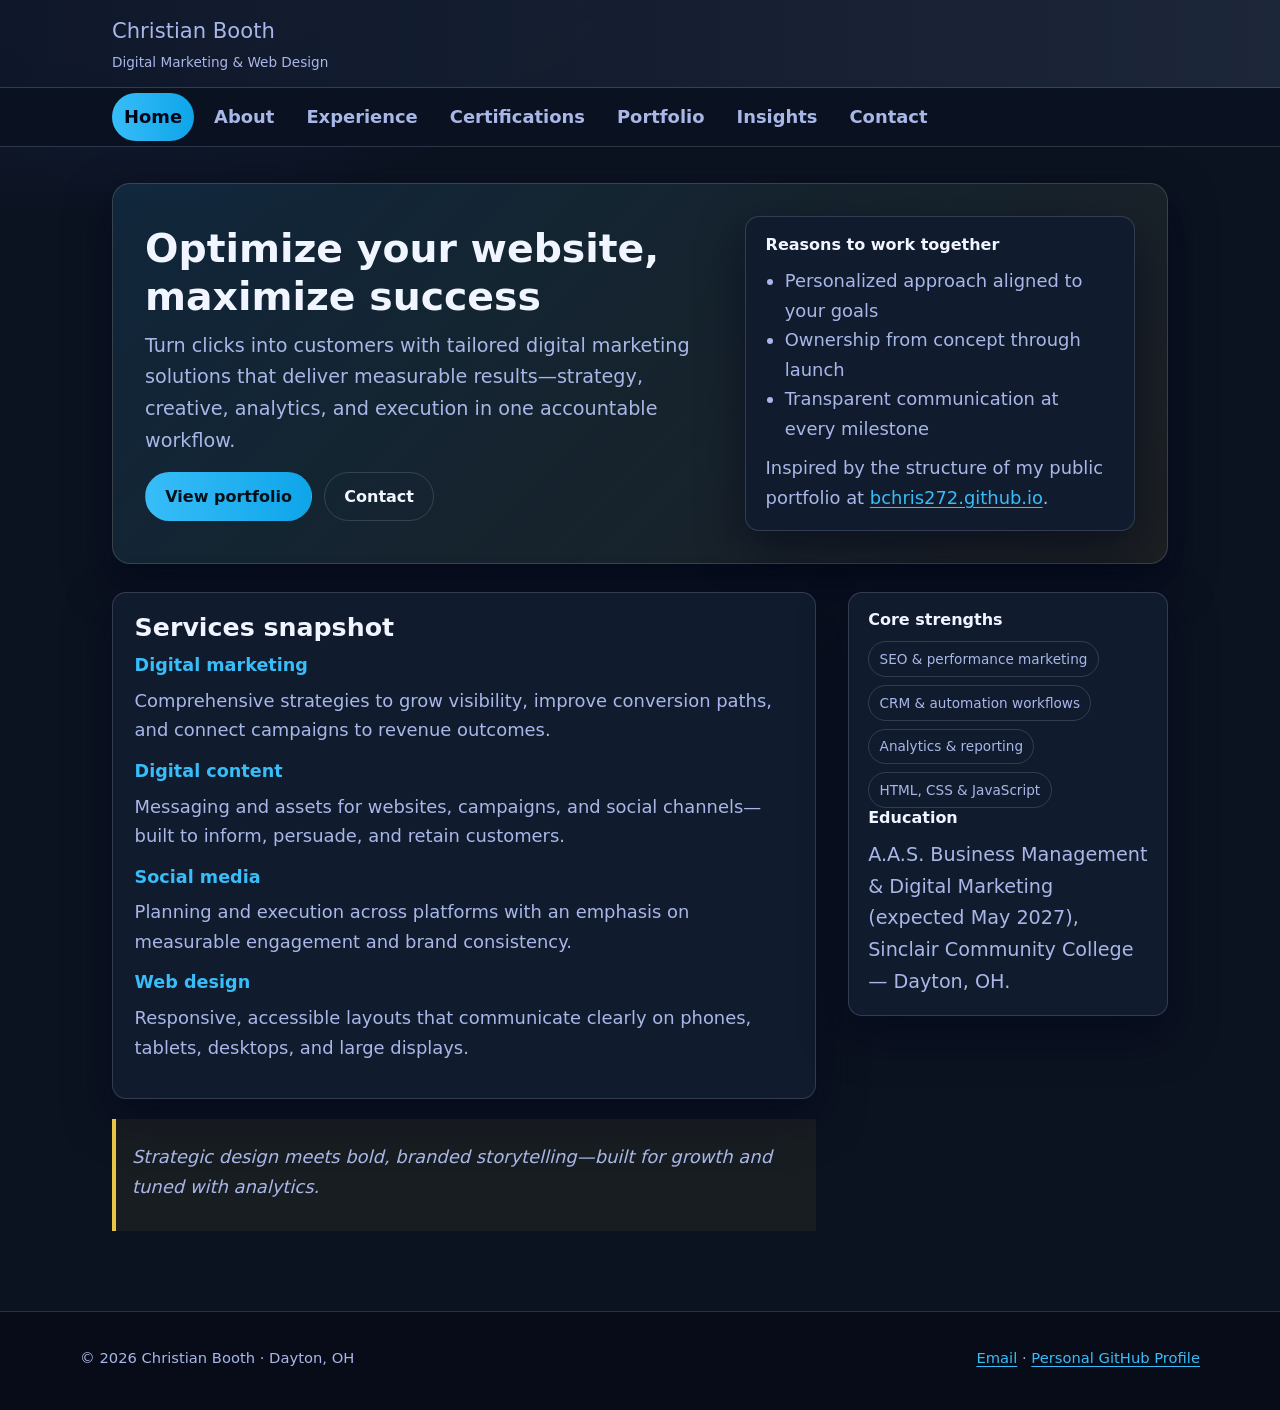
<file: index.html>
<!DOCTYPE html>
<html lang="en">
  <head>
    <meta charset="utf-8" />
    <meta name="viewport" content="width=device-width, initial-scale=1" />
    <meta
      name="description"
      content="Christian Booth — digital marketing, web design, and analytics for growing brands in Dayton, OH and beyond."
    />
    <meta
      name="keywords"
      content="Christian Booth, digital marketing, web design, SEO, analytics, Dayton Ohio, portfolio"
    />
    <title>Christian Booth — Digital Marketing &amp; Web Design</title>
    <link rel="stylesheet" href="css/styles.css" />
    <link rel="stylesheet" href="css/print.css" media="print" />
    <script src="js/main.js" defer></script>
  </head>
  <body>
    <a class="skip-link" href="#main-content">Skip to main content</a>
    <header class="site-header">
      <div class="header-inner">
        <div class="brand">
          <p class="brand-name">Christian Booth</p>
          <p class="brand-tag">Digital Marketing &amp; Web Design</p>
        </div>
        <button
          class="nav-toggle"
          type="button"
          aria-expanded="false"
          aria-controls="primary-navigation"
        >
          <span class="sr-only">Open menu</span>
          <span class="bar" aria-hidden="true"></span>
        </button>
      </div>
    </header>
    <nav id="primary-navigation" class="site-nav" aria-label="Primary">
      <div class="nav-inner">
        <ul class="nav-list">
          <li><a href="index.html" aria-current="page">Home</a></li>
          <li><a href="about.html">About</a></li>
          <li><a href="experience.html">Experience</a></li>
          <li><a href="certifications.html">Certifications</a></li>
          <li><a href="portfolio.html">Portfolio</a></li>
          <li><a href="insights.html">Insights</a></li>
          <li><a href="contact.html">Contact</a></li>
        </ul>
      </div>
    </nav>
    <main id="main-content" class="site-main">
      <section class="hero" aria-labelledby="hero-heading">
        <div class="hero-grid hero-split">
          <div>
            <h1 id="hero-heading">Optimize your website, maximize success</h1>
            <p class="lede">
              Turn clicks into customers with tailored digital marketing solutions that
              deliver measurable results—strategy, creative, analytics, and execution in
              one accountable workflow.
            </p>
            <div class="btn-row">
              <a class="btn btn-primary" href="portfolio.html">View portfolio</a>
              <a class="btn btn-ghost" href="contact.html">Contact</a>
            </div>
          </div>
          <aside class="layout-sidebar" aria-label="Highlights">
            <h2>Reasons to work together</h2>
            <ul class="icon-list">
              <li>Personalized approach aligned to your goals</li>
              <li>Ownership from concept through launch</li>
              <li>Transparent communication at every milestone</li>
            </ul>
            <p style="margin-bottom: 0">
              Inspired by the structure of my public portfolio at
              <a href="https://bchris272.github.io/">bchris272.github.io</a>.
            </p>
          </aside>
        </div>
      </section>

      <div class="layout-two-col">
        <div>
          <article class="card">
            <h2>Services snapshot</h2>
            <section aria-labelledby="dm-heading">
              <h3 id="dm-heading">Digital marketing</h3>
              <p>
                Comprehensive strategies to grow visibility, improve conversion paths, and
                connect campaigns to revenue outcomes.
              </p>
            </section>
            <section aria-labelledby="content-heading">
              <h3 id="content-heading">Digital content</h3>
              <p>
                Messaging and assets for websites, campaigns, and social channels—built to
                inform, persuade, and retain customers.
              </p>
            </section>
            <section aria-labelledby="sm-heading">
              <h3 id="sm-heading">Social media</h3>
              <p>
                Planning and execution across platforms with an emphasis on measurable
                engagement and brand consistency.
              </p>
            </section>
            <section aria-labelledby="web-heading">
              <h3 id="web-heading">Web design</h3>
              <p>
                Responsive, accessible layouts that communicate clearly on phones, tablets,
                desktops, and large displays.
              </p>
            </section>
          </article>
          <blockquote cite="https://bchris272.github.io/">
            <p>
              Strategic design meets bold, branded storytelling—built for growth and tuned
              with analytics.
            </p>
          </blockquote>
        </div>
        <aside class="layout-sidebar" aria-label="Focus areas">
          <h2>Core strengths</h2>
          <ul class="badge-list">
            <li>SEO &amp; performance marketing</li>
            <li>CRM &amp; automation workflows</li>
            <li>Analytics &amp; reporting</li>
            <li>HTML, CSS &amp; JavaScript</li>
          </ul>
          <h2>Education</h2>
          <p class="lede" style="margin: 0">
            A.A.S. Business Management &amp; Digital Marketing (expected May 2027),
            Sinclair Community College — Dayton, OH.
          </p>
        </aside>
      </div>
    </main>
    <footer class="site-footer">
      <div class="footer-inner">
        <p>© <span id="y"></span> Christian Booth · Dayton, OH</p>
        <p>
          <a href="mailto:Christianbooth7512@gmail.com">Email</a>
          ·
          <a href="https://github.com/Bchris272">Personal GitHub Profile</a>
        </p>
      </div>
    </footer>
    <script>
      document.getElementById("y").textContent = new Date().getFullYear();
    </script>
  </body>
</html>
</file>
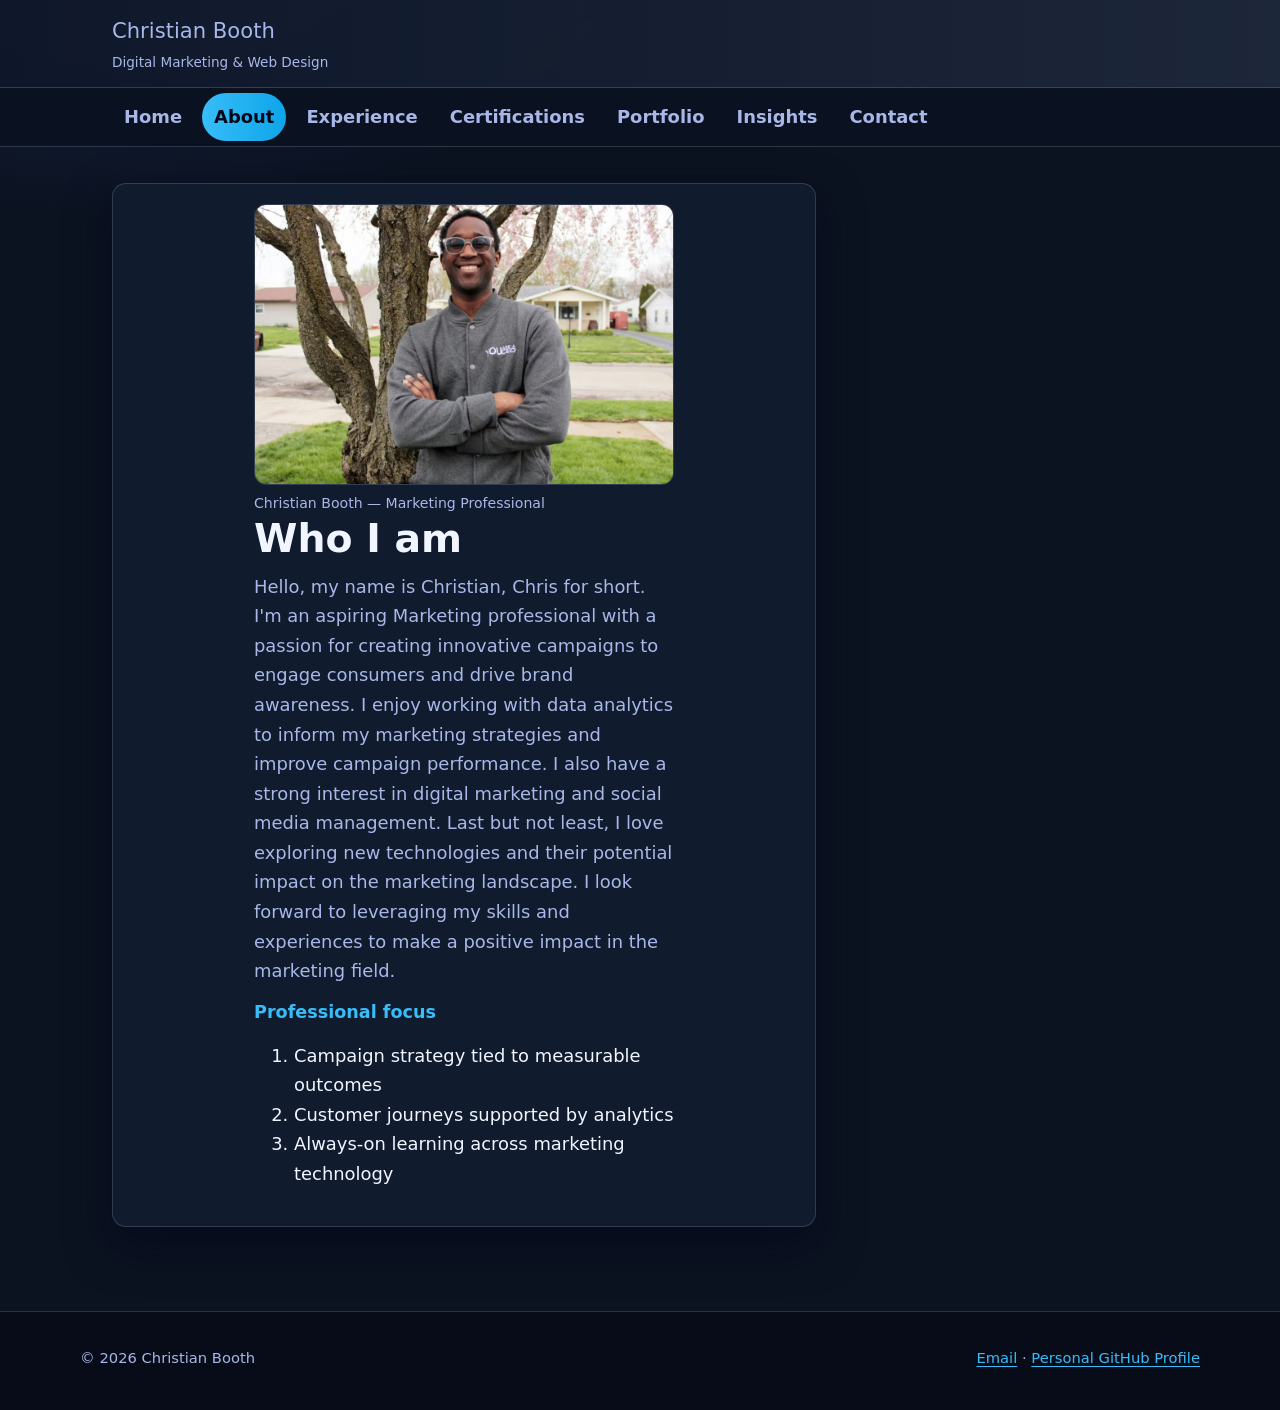
<file: about.html>
<!DOCTYPE html>
<html lang="en">
  <head>
    <meta charset="utf-8" />
    <meta name="viewport" content="width=device-width, initial-scale=1" />
    <meta
      name="description"
      content="About Christian Booth — marketing professional focused on data-informed campaigns, digital channels, and emerging technology."
    />
    <meta
      name="keywords"
      content="Christian Booth about, marketing student, Sinclair College, analytics, social media"
    />
    <title>About — Christian Booth</title>
    <link rel="stylesheet" href="css/styles.css" />
    <link rel="stylesheet" href="css/print.css" media="print" />
    <script src="js/main.js" defer></script>
  </head>
  <body>
    <a class="skip-link" href="#main-content">Skip to main content</a>
    <header class="site-header">
      <div class="header-inner">
        <div class="brand">
          <p class="brand-name">Christian Booth</p>
          <p class="brand-tag">Digital Marketing &amp; Web Design</p>
        </div>
        <button
          class="nav-toggle"
          type="button"
          aria-expanded="false"
          aria-controls="primary-navigation"
        >
          <span class="sr-only">Open menu</span>
          <span class="bar" aria-hidden="true"></span>
        </button>
      </div>
    </header>
    <nav id="primary-navigation" class="site-nav" aria-label="Primary">
      <div class="nav-inner">
        <ul class="nav-list">
          <li><a href="index.html">Home</a></li>
          <li><a href="about.html" aria-current="page">About</a></li>
          <li><a href="experience.html">Experience</a></li>
          <li><a href="certifications.html">Certifications</a></li>
          <li><a href="portfolio.html">Portfolio</a></li>
          <li><a href="insights.html">Insights</a></li>
          <li><a href="contact.html">Contact</a></li>
        </ul>
      </div>
    </nav>
    <main id="main-content" class="site-main">
      <div class="layout-two-col">
        <article class="card">
          <figure class="about-photo">
              <img
                src="images/christian-booth.png"
                width="640"
                height="800"
                alt="Christian smiling outdoors in a grey jacket with a small You Are A CEO logo on the chest"
              />
              <figcaption>Christian Booth — Marketing Professional</figcaption>
          <h1>Who I am</h1>
          <p>
            Hello, my name is Christian, Chris for short. I'm an aspiring Marketing
            professional with a passion for creating innovative campaigns to engage consumers
            and drive brand awareness. I enjoy working with data analytics to inform my
            marketing strategies and improve campaign performance. I also have a strong
            interest in digital marketing and social media management. Last but not least, I
            love exploring new technologies and their potential impact on the marketing
            landscape. I look forward to leveraging my skills and experiences to make a
            positive impact in the marketing field.
          </p>
          <section aria-labelledby="goals-heading">
            <h3 id="goals-heading">Professional focus</h3>
            <ol>
              <li>Campaign strategy tied to measurable outcomes</li>
              <li>Customer journeys supported by analytics</li>
              <li>Always-on learning across marketing technology</li>
            </ol>
          </section>
        </article>
      </div>
    </main>
    <footer class="site-footer">
      <div class="footer-inner">
        <p>© <span id="y"></span> Christian Booth</p>
        <p>
          <a href="mailto:Christianbooth7512@gmail.com">Email</a>
          ·
          <a href="https://github.com/Bchris272">Personal GitHub Profile</a>
        </p>
      </div>
    </footer>
    <script>
      document.getElementById("y").textContent = new Date().getFullYear();
    </script>
  </body>
</html>
</file>
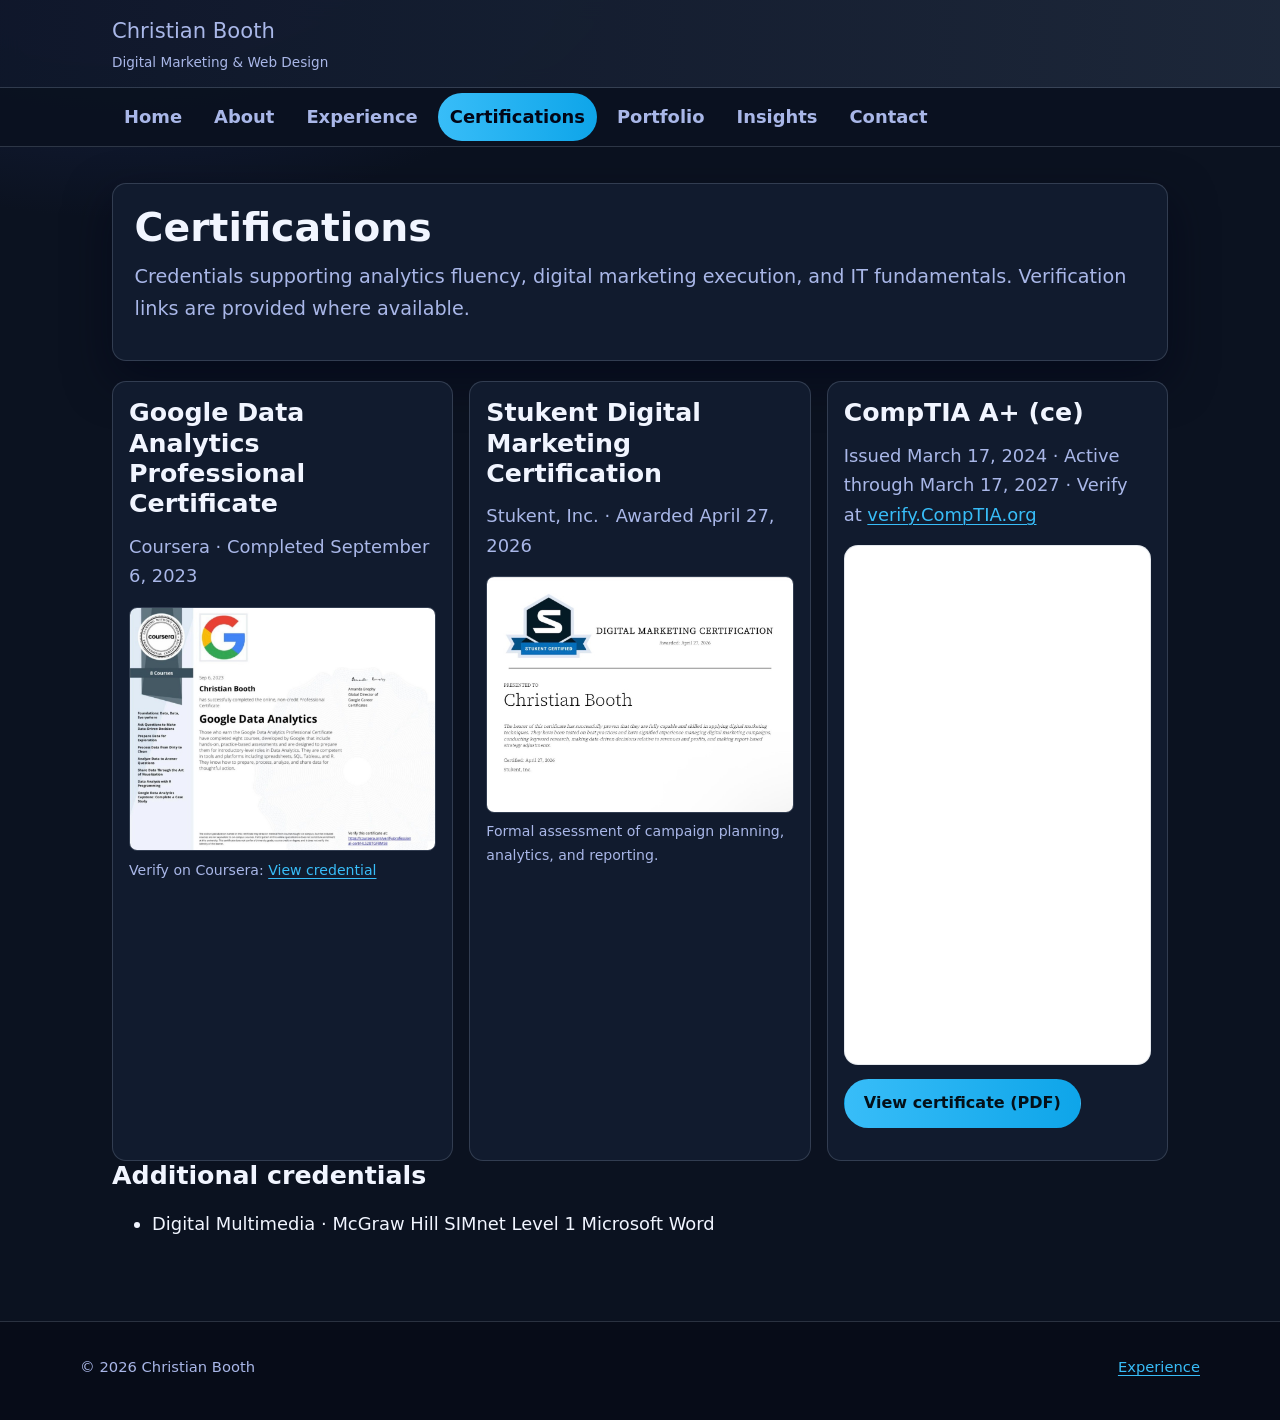
<file: certifications.html>
<!DOCTYPE html>
<html lang="en">
  <head>
    <meta charset="utf-8" />
    <meta name="viewport" content="width=device-width, initial-scale=1" />
    <meta
      name="description"
      content="Certifications for Christian Booth including Google Data Analytics, Stukent Digital Marketing, and CompTIA A+."
    />
    <meta
      name="keywords"
      content="Google Data Analytics certificate, Stukent, CompTIA A+, Coursera, Christian Booth"
    />
    <title>Certifications — Christian Booth</title>
    <link rel="stylesheet" href="css/styles.css" />
    <link rel="stylesheet" href="css/print.css" media="print" />
    <script src="js/main.js" defer></script>
  </head>
  <body>
    <a class="skip-link" href="#main-content">Skip to main content</a>
    <header class="site-header">
      <div class="header-inner">
        <div class="brand">
          <p class="brand-name">Christian Booth</p>
          <p class="brand-tag">Digital Marketing &amp; Web Design</p>
        </div>
        <button
          class="nav-toggle"
          type="button"
          aria-expanded="false"
          aria-controls="primary-navigation"
        >
          <span class="sr-only">Open menu</span>
          <span class="bar" aria-hidden="true"></span>
        </button>
      </div>
    </header>
    <nav id="primary-navigation" class="site-nav" aria-label="Primary">
      <div class="nav-inner">
        <ul class="nav-list">
          <li><a href="index.html">Home</a></li>
          <li><a href="about.html">About</a></li>
          <li><a href="experience.html">Experience</a></li>
          <li><a href="certifications.html" aria-current="page">Certifications</a></li>
          <li><a href="portfolio.html">Portfolio</a></li>
          <li><a href="insights.html">Insights</a></li>
          <li><a href="contact.html">Contact</a></li>
        </ul>
      </div>
    </nav>
    <main id="main-content" class="site-main">
      <article class="card">
        <h1>Certifications</h1>
        <p class="lede">
          Credentials supporting analytics fluency, digital marketing execution, and IT
          fundamentals. Verification links are provided where available.
        </p>
      </article>

      <section class="cert-grid" aria-label="Certificates">
        <article class="cert-card">
          <h2>Google Data Analytics Professional Certificate</h2>
          <p>Coursera · Completed September 6, 2023</p>
          <figure>
            <img
              src="images/cert-google-data-analytics.png"
              width="900"
              height="600"
              alt="Google Data Analytics Professional Certificate awarded to Christian Booth via Coursera"
            />
            <figcaption>
              Verify on Coursera:
              <a
                href="https://coursera.org/verify/professional-cert/HLS2BTGF8M58"
                rel="noopener noreferrer"
                >View credential</a
              >
            </figcaption>
          </figure>
        </article>

        <article class="cert-card">
          <h2>Stukent Digital Marketing Certification</h2>
          <p>Stukent, Inc. · Awarded April 27, 2026</p>
          <figure>
            <img
              src="images/cert-digital-marketing-stukent.png"
              width="900"
              height="600"
              alt="Digital Marketing Certification presented to Christian Booth by Stukent"
            />
            <figcaption>Formal assessment of campaign planning, analytics, and reporting.</figcaption>
          </figure>
        </article>

        <article class="cert-card">
          <h2>CompTIA A+ (ce)</h2>
          <p>
            Issued March 17, 2024 · Active through March 17, 2027 · Verify at
            <a href="http://verify.CompTIA.org" rel="noopener noreferrer">verify.CompTIA.org</a>
          </p>
          <div class="pdf-shell no-print">
            <iframe
              class="pdf-frame"
              src="media/comptia-a-plus-certificate.pdf#view=FitH"
              title="CompTIA A+ certificate PDF preview"
            ></iframe>
            <p class="pdf-fallback">
              Inline PDF preview is not supported in this browser.
              <a
                href="media/comptia-a-plus-certificate.pdf"
                target="_blank"
                rel="noopener noreferrer"
                >Open the certificate PDF</a
              >.
            </p>
          </div>
          <p class="pdf-actions no-print">
            <a
              class="btn btn-primary"
              href="media/comptia-a-plus-certificate.pdf"
              target="_blank"
              rel="noopener noreferrer"
              >View certificate (PDF)</a
            >
          </p>
        </article>
      </section>

      <section class="card" aria-labelledby="more-heading">
        <h2 id="more-heading">Additional credentials</h2>
        <ul>
          <li>Digital Multimedia · McGraw Hill SIMnet Level 1 Microsoft Word</li>
        </ul>
      </section>
    </main>
    <footer class="site-footer">
      <div class="footer-inner">
        <p>© <span id="y"></span> Christian Booth</p>
        <p><a href="experience.html">Experience</a></p>
      </div>
    </footer>
    <script>
      document.getElementById("y").textContent = new Date().getFullYear();
    </script>
  </body>
</html>
</file>
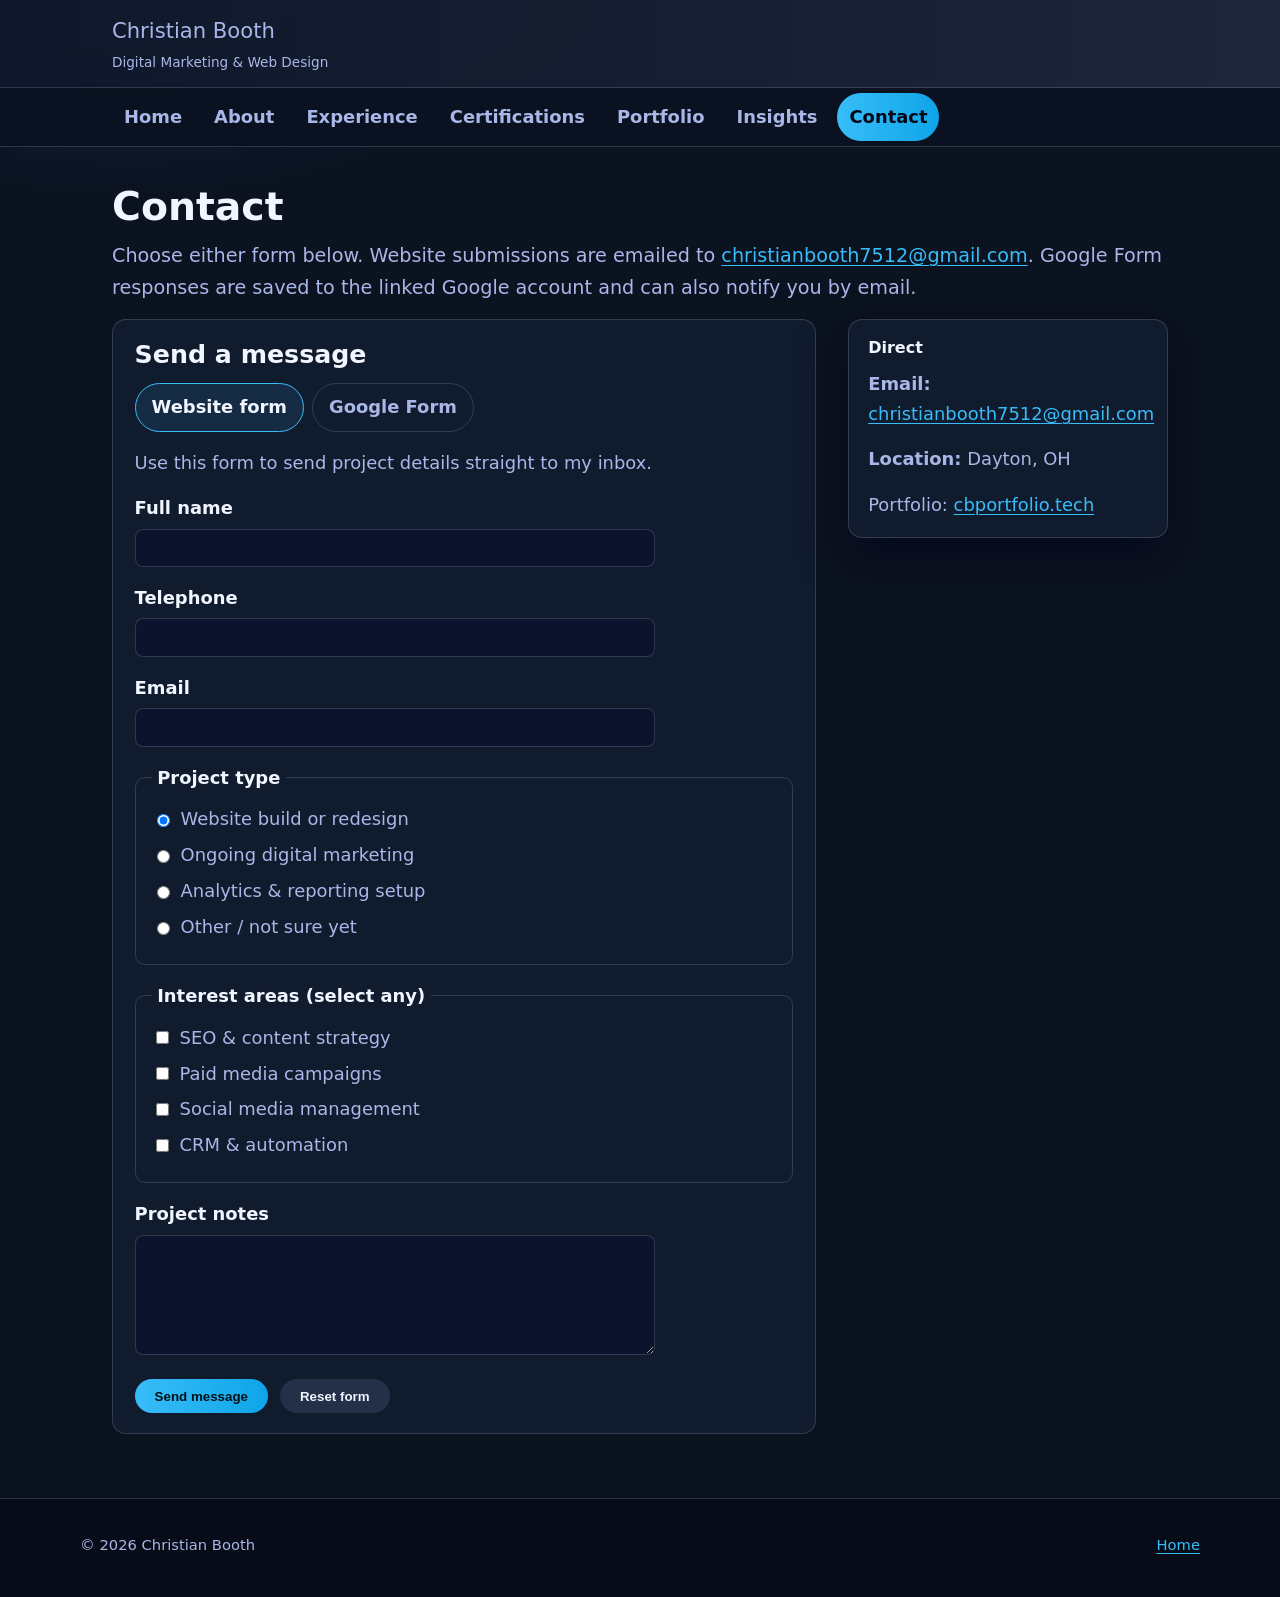
<file: contact.html>
<!DOCTYPE html>
<html lang="en">
  <head>
    <meta charset="utf-8" />
    <meta name="viewport" content="width=device-width, initial-scale=1" />
    <meta
      name="description"
      content="Contact Christian Booth — send a message through the website form or the Google Form. Submissions are delivered to Christian Booth."
    />
    <meta
      name="keywords"
      content="contact Christian Booth, Dayton Ohio, marketing services, inquiry form"
    />
    <title>Contact — Christian Booth</title>
    <link rel="stylesheet" href="css/styles.css" />
    <link rel="stylesheet" href="css/print.css" media="print" />
    <script src="js/main.js" defer></script>
  </head>
  <body>
    <a class="skip-link" href="#main-content">Skip to main content</a>
    <header class="site-header">
      <div class="header-inner">
        <div class="brand">
          <p class="brand-name">Christian Booth</p>
          <p class="brand-tag">Digital Marketing &amp; Web Design</p>
        </div>
        <button
          class="nav-toggle"
          type="button"
          aria-expanded="false"
          aria-controls="primary-navigation"
        >
          <span class="sr-only">Open menu</span>
          <span class="bar" aria-hidden="true"></span>
        </button>
      </div>
    </header>
    <nav id="primary-navigation" class="site-nav" aria-label="Primary">
      <div class="nav-inner">
        <ul class="nav-list">
          <li><a href="index.html">Home</a></li>
          <li><a href="about.html">About</a></li>
          <li><a href="experience.html">Experience</a></li>
          <li><a href="certifications.html">Certifications</a></li>
          <li><a href="portfolio.html">Portfolio</a></li>
          <li><a href="insights.html">Insights</a></li>
          <li><a href="contact.html" aria-current="page">Contact</a></li>
        </ul>
      </div>
    </nav>
    <main id="main-content" class="site-main">
      <section class="card">
        <h1>Contact</h1>
        <p class="lede">
          Choose either form below. Website submissions are emailed to
          <a href="mailto:christianbooth7512@gmail.com">christianbooth7512@gmail.com</a>.
          Google Form responses are saved to the linked Google account and can also notify you
          by email.
        </p>
      </section>

      <div class="layout-two-col">
        <section class="form-panel contact-panel" aria-labelledby="contact-form-heading">
          <h2 id="contact-form-heading">Send a message</h2>

          <div class="contact-tabs" role="tablist" aria-label="Contact form options">
            <button
              class="contact-tab is-active"
              type="button"
              role="tab"
              aria-selected="true"
              data-contact-tab="website"
            >
              Website form
            </button>
            <button
              class="contact-tab"
              type="button"
              role="tab"
              aria-selected="false"
              data-contact-tab="google"
            >
              Google Form
            </button>
          </div>

          <div class="contact-panel-body" data-contact-panel="website">
            <p>Use this form to send project details straight to my inbox.</p>

            <div id="form-success" class="form-success" hidden role="status">
              <strong>Thank you — your message was sent.</strong>
              I will follow up at the email address you provided.
            </div>

            <form
              id="contact-form"
              action="https://formsubmit.co/christianbooth7512@gmail.com"
              method="POST"
            >
              <input type="hidden" name="_subject" value="New contact request from cbmarketing.tech" />
              <input type="hidden" name="_template" value="table" />
              <input type="hidden" name="_captcha" value="true" />
              <input type="text" name="_honey" class="form-honey" tabindex="-1" autocomplete="off" />
              <input type="hidden" name="_next" id="form-next" value="" />

              <div class="form-row">
                <label for="contact-name">Full name</label>
                <input
                  type="text"
                  id="contact-name"
                  name="name"
                  autocomplete="name"
                  required
                />
              </div>
              <div class="form-row">
                <label for="contact-phone">Telephone</label>
                <input
                  type="tel"
                  id="contact-phone"
                  name="phone"
                  autocomplete="tel"
                  inputmode="tel"
                />
              </div>
              <div class="form-row">
                <label for="contact-email">Email</label>
                <input
                  type="email"
                  id="contact-email"
                  name="email"
                  autocomplete="email"
                  required
                />
              </div>

              <fieldset class="radio-group">
                <legend>Project type</legend>
                <label>
                  <input type="radio" name="project_type" value="Website build or redesign" checked />
                  Website build or redesign
                </label>
                <label>
                  <input type="radio" name="project_type" value="Ongoing digital marketing" />
                  Ongoing digital marketing
                </label>
                <label>
                  <input type="radio" name="project_type" value="Analytics and reporting setup" />
                  Analytics &amp; reporting setup
                </label>
                <label>
                  <input type="radio" name="project_type" value="Other / not sure yet" />
                  Other / not sure yet
                </label>
              </fieldset>

              <fieldset class="checkbox-group">
                <legend>Interest areas (select any)</legend>
                <label>
                  <input type="checkbox" name="interest_seo" value="Yes" />
                  SEO &amp; content strategy
                </label>
                <label>
                  <input type="checkbox" name="interest_ads" value="Yes" />
                  Paid media campaigns
                </label>
                <label>
                  <input type="checkbox" name="interest_social" value="Yes" />
                  Social media management
                </label>
                <label>
                  <input type="checkbox" name="interest_crm" value="Yes" />
                  CRM &amp; automation
                </label>
              </fieldset>

              <div class="form-row">
                <label for="contact-notes">Project notes</label>
                <textarea id="contact-notes" name="message" rows="5" required></textarea>
              </div>

              <div class="form-actions">
                <input type="submit" value="Send message" />
                <input type="reset" value="Reset form" />
              </div>
            </form>
          </div>

          <div class="contact-panel-body" data-contact-panel="google" hidden>
            <p>
              Prefer Google Forms? Submit below or
              <a
                href="https://docs.google.com/forms/d/e/1FAIpQLSf9nFjU6l7ZkEVKxWF0i4pe7hnTn3R5uYjTgcOgMiMoIWeGiA/viewform?usp=header"
                rel="noopener noreferrer"
                data-no-transition="true"
                >open it in a new tab</a
              >.
            </p>
            <div class="google-form-shell">
              <iframe
                title="Christian Booth contact Google Form"
                src="https://docs.google.com/forms/d/e/1FAIpQLSf9nFjU6l7ZkEVKxWF0i4pe7hnTn3R5uYjTgcOgMiMoIWeGiA/viewform?embedded=true"
                width="640"
                height="1180"
                loading="lazy"
              ></iframe>
            </div>
          </div>
        </section>

        <aside class="layout-sidebar" aria-label="Direct contact">
          <h2>Direct</h2>
          <p>
            <strong>Email:</strong>
            <a href="mailto:christianbooth7512@gmail.com">christianbooth7512@gmail.com</a>
          </p>
          <p><strong>Location:</strong> Dayton, OH</p>
          <p style="margin-bottom: 0">
            Portfolio:
            <a href="https://www.cbportfolio.tech">cbportfolio.tech</a>
          </p>
        </aside>
      </div>
    </main>
    <footer class="site-footer">
      <div class="footer-inner">
        <p>© <span id="y"></span> Christian Booth</p>
        <p><a href="index.html">Home</a></p>
      </div>
    </footer>
    <script>
      document.getElementById("y").textContent = new Date().getFullYear();
    </script>
  </body>
</html>
</file>
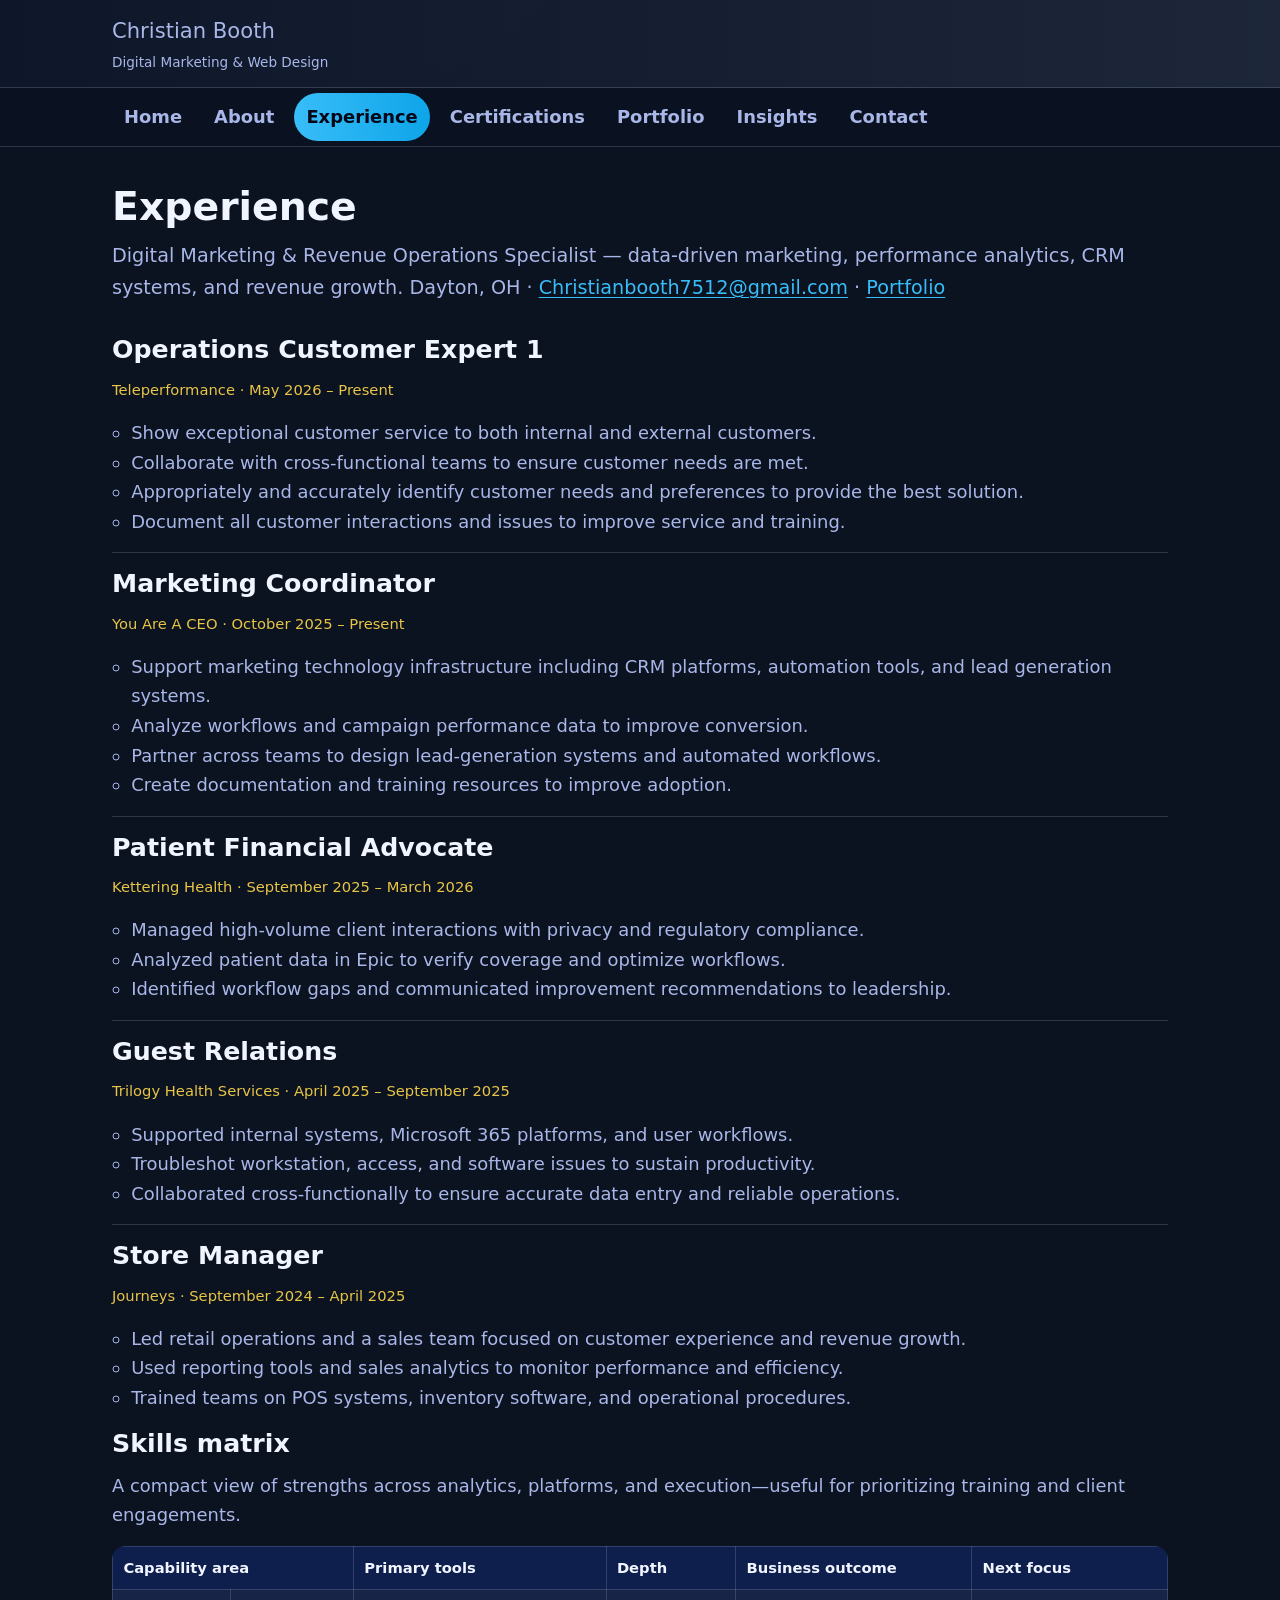
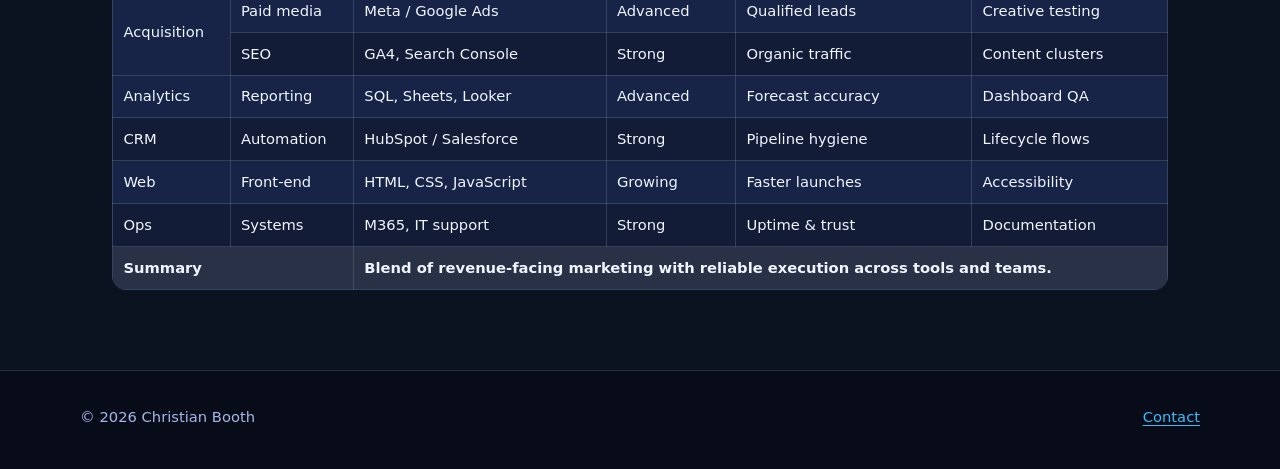
<file: experience.html>
<!DOCTYPE html>
<html lang="en">
  <head>
    <meta charset="utf-8" />
    <meta name="viewport" content="width=device-width, initial-scale=1" />
    <meta
      name="description"
      content="Christian Booth — professional experience in fiber marketing, marketing systems, healthcare operations, retail leadership, and IT support."
    />
    <meta
      name="keywords"
      content="Christian Booth resume, marketing manager, CRM, analytics, Kettering Health, Journeys"
    />
    <title>Experience — Christian Booth</title>
    <link rel="stylesheet" href="css/styles.css" />
    <link rel="stylesheet" href="css/print.css" media="print" />
    <script src="js/main.js" defer></script>
  </head>
  <body>
    <a class="skip-link" href="#main-content">Skip to main content</a>
    <header class="site-header">
      <div class="header-inner">
        <div class="brand">
          <p class="brand-name">Christian Booth</p>
          <p class="brand-tag">Digital Marketing &amp; Web Design</p>
        </div>
        <button
          class="nav-toggle"
          type="button"
          aria-expanded="false"
          aria-controls="primary-navigation"
        >
          <span class="sr-only">Open menu</span>
          <span class="bar" aria-hidden="true"></span>
        </button>
      </div>
    </header>
    <nav id="primary-navigation" class="site-nav" aria-label="Primary">
      <div class="nav-inner">
        <ul class="nav-list">
          <li><a href="index.html">Home</a></li>
          <li><a href="about.html">About</a></li>
          <li><a href="experience.html" aria-current="page">Experience</a></li>
          <li><a href="certifications.html">Certifications</a></li>
          <li><a href="portfolio.html">Portfolio</a></li>
          <li><a href="insights.html">Insights</a></li>
          <li><a href="contact.html">Contact</a></li>
        </ul>
      </div>
    </nav>
    <main id="main-content" class="site-main">
      <section class="card" aria-labelledby="exp-heading">
        <h1 id="exp-heading">Experience</h1>
        <p class="lede">
          Digital Marketing &amp; Revenue Operations Specialist — data-driven marketing,
          performance analytics, CRM systems, and revenue growth. Dayton, OH ·
          <a href="mailto:Christianbooth7512@gmail.com">Christianbooth7512@gmail.com</a>
          · <a href="https://bchris272.github.io/">Portfolio</a>
        </p>
        <ul class="job-list">
          <li class="job-item">
            <h2>Operations Customer Expert 1</h2>
            <p class="job-meta">Teleperformance · May 2026 – Present</p>
            <ul>
              <li>
                Show exceptional customer service to both internal and external customers.
              </li>
              <li>
                Collaborate with cross-functional teams to ensure customer needs are met.
              </li>
              <li>
                Appropriately and accurately identify customer needs and preferences to provide the best solution.
              </li>
              <li>Document all customer interactions and issues to improve service and training.</li>
            </ul>
          </li>
          <li class="job-item">
            <h2>Marketing Coordinator</h2>
            <p class="job-meta">You Are A CEO · October 2025 – Present</p>
            <ul>
              <li>
                Support marketing technology infrastructure including CRM platforms,
                automation tools, and lead generation systems.
              </li>
              <li>
                Analyze workflows and campaign performance data to improve conversion.
              </li>
              <li>
                Partner across teams to design lead-generation systems and automated
                workflows.
              </li>
              <li>Create documentation and training resources to improve adoption.</li>
            </ul>
          </li>
          <li class="job-item">
            <h2>Patient Financial Advocate</h2>
            <p class="job-meta">Kettering Health · September 2025 – March 2026</p>
            <ul>
              <li>
                Managed high-volume client interactions with privacy and regulatory
                compliance.
              </li>
              <li>Analyzed patient data in Epic to verify coverage and optimize workflows.</li>
              <li>
                Identified workflow gaps and communicated improvement recommendations to
                leadership.
              </li>
            </ul>
          </li>
          <li class="job-item">
            <h2>Guest Relations</h2>
            <p class="job-meta">Trilogy Health Services · April 2025 – September 2025</p>
            <ul>
              <li>
                Supported internal systems, Microsoft 365 platforms, and user workflows.
              </li>
              <li>
                Troubleshot workstation, access, and software issues to sustain productivity.
              </li>
              <li>
                Collaborated cross-functionally to ensure accurate data entry and reliable
                operations.
              </li>
            </ul>
          </li>
          <li class="job-item">
            <h2>Store Manager</h2>
            <p class="job-meta">Journeys · September 2024 – April 2025</p>
            <ul>
              <li>
                Led retail operations and a sales team focused on customer experience and
                revenue growth.
              </li>
              <li>
                Used reporting tools and sales analytics to monitor performance and
                efficiency.
              </li>
              <li>
                Trained teams on POS systems, inventory software, and operational procedures.
              </li>
            </ul>
          </li>
        </ul>
      </section>

      <section class="card" aria-labelledby="skills-matrix-heading">
        <h2 id="skills-matrix-heading">Skills matrix </h2>
        <p>
          A compact view of strengths across analytics, platforms, and execution—useful for
          prioritizing training and client engagements.
        </p>
        <div class="table-wrap">
          <table>
            <thead>
              <tr>
                <th colspan="2">Capability area</th>
                <th>Primary tools</th>
                <th>Depth</th>
                <th>Business outcome</th>
                <th>Next focus</th>
              </tr>
            </thead>
            <tbody>
              <tr>
                <td rowspan="2">Acquisition</td>
                <td>Paid media</td>
                <td>Meta / Google Ads</td>
                <td>Advanced</td>
                <td>Qualified leads</td>
                <td>Creative testing</td>
              </tr>
              <tr>
                <td>SEO</td>
                <td>GA4, Search Console</td>
                <td>Strong</td>
                <td>Organic traffic</td>
                <td>Content clusters</td>
              </tr>
              <tr>
                <td>Analytics</td>
                <td>Reporting</td>
                <td>SQL, Sheets, Looker</td>
                <td>Advanced</td>
                <td>Forecast accuracy</td>
                <td>Dashboard QA</td>
              </tr>
              <tr>
                <td>CRM</td>
                <td>Automation</td>
                <td>HubSpot / Salesforce</td>
                <td>Strong</td>
                <td>Pipeline hygiene</td>
                <td>Lifecycle flows</td>
              </tr>
              <tr>
                <td>Web</td>
                <td>Front-end</td>
                <td>HTML, CSS, JavaScript</td>
                <td>Growing</td>
                <td>Faster launches</td>
                <td>Accessibility</td>
              </tr>
              <tr>
                <td>Ops</td>
                <td>Systems</td>
                <td>M365, IT support</td>
                <td>Strong</td>
                <td>Uptime &amp; trust</td>
                <td>Documentation</td>
              </tr>
            </tbody>
            <tfoot>
              <tr>
                <td colspan="2">Summary</td>
                <td colspan="4">
                  Blend of revenue-facing marketing with reliable execution across tools and
                  teams.
                </td>
              </tr>
            </tfoot>
          </table>
        </div>
      </section>
    </main>
    <footer class="site-footer">
      <div class="footer-inner">
        <p>© <span id="y"></span> Christian Booth</p>
        <p><a href="contact.html">Contact</a></p>
      </div>
    </footer>
    <script>
      document.getElementById("y").textContent = new Date().getFullYear();
    </script>
  </body>
</html>
</file>
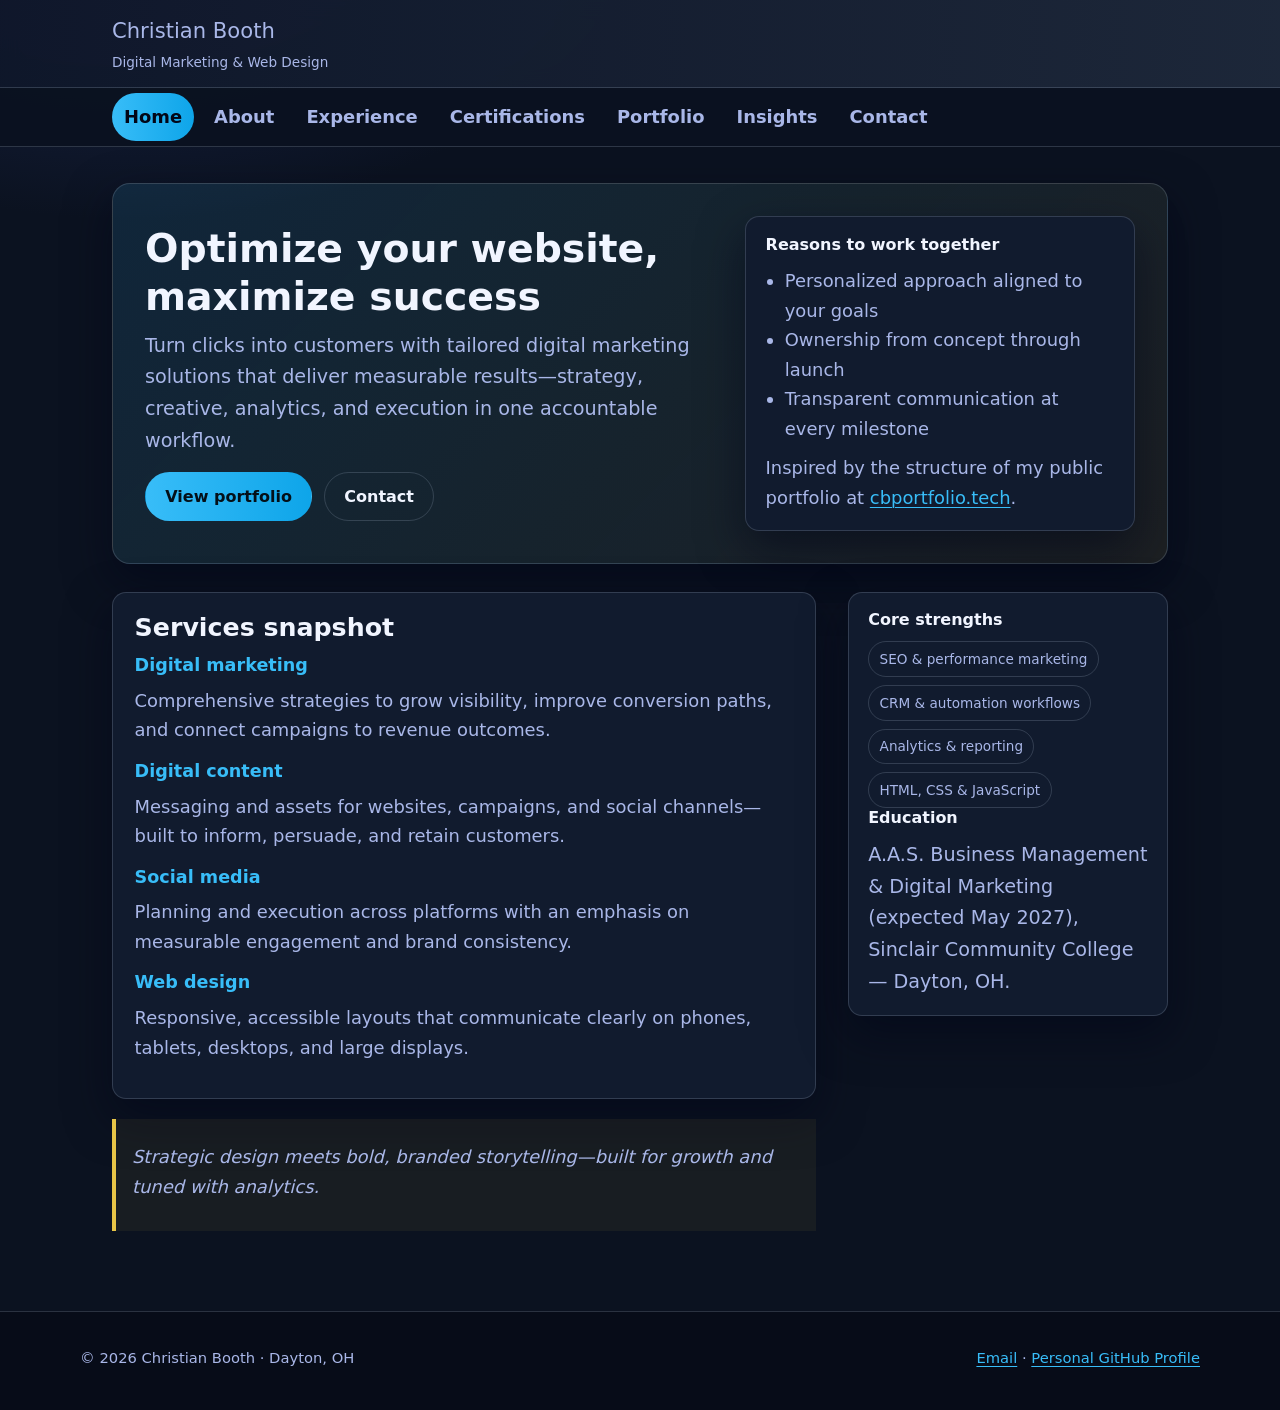
<file: Home.html>
<!DOCTYPE html>
<html lang="en">
  <head>
    <meta charset="utf-8" />
    <meta name="viewport" content="width=device-width, initial-scale=1" />
    <meta
      name="description"
      content="Christian Booth — digital marketing, web design, and analytics for growing brands in Dayton, OH and beyond."
    />
    <meta
      name="keywords"
      content="Christian Booth, digital marketing, web design, SEO, analytics, Dayton Ohio, portfolio"
    />
    <title>Christian Booth — Digital Marketing &amp; Web Design</title>
    <link rel="stylesheet" href="css/styles.css" />
    <link rel="stylesheet" href="css/print.css" media="print" />
    <script src="js/main.js" defer></script>
  </head>
  <body>
    <a class="skip-link" href="#main-content">Skip to main content</a>
    <header class="site-header">
      <div class="header-inner">
        <div class="brand">
          <p class="brand-name">Christian Booth</p>
          <p class="brand-tag">Digital Marketing &amp; Web Design</p>
        </div>
        <button
          class="nav-toggle"
          type="button"
          aria-expanded="false"
          aria-controls="primary-navigation"
        >
          <span class="sr-only">Open menu</span>
          <span class="bar" aria-hidden="true"></span>
        </button>
      </div>
    </header>
    <nav id="primary-navigation" class="site-nav" aria-label="Primary">
      <div class="nav-inner">
        <ul class="nav-list">
          <li><a href="index.html" aria-current="page">Home</a></li>
          <li><a href="about.html">About</a></li>
          <li><a href="experience.html">Experience</a></li>
          <li><a href="certifications.html">Certifications</a></li>
          <li><a href="portfolio.html">Portfolio</a></li>
          <li><a href="insights.html">Insights</a></li>
          <li><a href="contact.html">Contact</a></li>
        </ul>
      </div>
    </nav>
    <main id="main-content" class="site-main">
      <section class="hero" aria-labelledby="hero-heading">
        <div class="hero-grid hero-split">
          <div>
            <h1 id="hero-heading">Optimize your website, maximize success</h1>
            <p class="lede">
              Turn clicks into customers with tailored digital marketing solutions that
              deliver measurable results—strategy, creative, analytics, and execution in
              one accountable workflow.
            </p>
            <div class="btn-row">
              <a class="btn btn-primary" href="portfolio.html">View portfolio</a>
              <a class="btn btn-ghost" href="contact.html">Contact</a>
            </div>
          </div>
          <aside class="layout-sidebar" aria-label="Highlights">
            <h2>Reasons to work together</h2>
            <ul class="icon-list">
              <li>Personalized approach aligned to your goals</li>
              <li>Ownership from concept through launch</li>
              <li>Transparent communication at every milestone</li>
            </ul>
            <p style="margin-bottom: 0">
              Inspired by the structure of my public portfolio at
              <a href="https://www.cbportfolio.tech">cbportfolio.tech</a>.
            </p>
          </aside>
        </div>
      </section>

      <div class="layout-two-col">
        <div>
          <article class="card">
            <h2>Services snapshot</h2>
            <section aria-labelledby="dm-heading">
              <h3 id="dm-heading">Digital marketing</h3>
              <p>
                Comprehensive strategies to grow visibility, improve conversion paths, and
                connect campaigns to revenue outcomes.
              </p>
            </section>
            <section aria-labelledby="content-heading">
              <h3 id="content-heading">Digital content</h3>
              <p>
                Messaging and assets for websites, campaigns, and social channels—built to
                inform, persuade, and retain customers.
              </p>
            </section>
            <section aria-labelledby="sm-heading">
              <h3 id="sm-heading">Social media</h3>
              <p>
                Planning and execution across platforms with an emphasis on measurable
                engagement and brand consistency.
              </p>
            </section>
            <section aria-labelledby="web-heading">
              <h3 id="web-heading">Web design</h3>
              <p>
                Responsive, accessible layouts that communicate clearly on phones, tablets,
                desktops, and large displays.
              </p>
            </section>
          </article>
          <blockquote cite="https://bchris272.github.io/">
            <p>
              Strategic design meets bold, branded storytelling—built for growth and tuned
              with analytics.
            </p>
          </blockquote>
        </div>
        <aside class="layout-sidebar" aria-label="Focus areas">
          <h2>Core strengths</h2>
          <ul class="badge-list">
            <li>SEO &amp; performance marketing</li>
            <li>CRM &amp; automation workflows</li>
            <li>Analytics &amp; reporting</li>
            <li>HTML, CSS &amp; JavaScript</li>
          </ul>
          <h2>Education</h2>
          <p class="lede" style="margin: 0">
            A.A.S. Business Management &amp; Digital Marketing (expected May 2027),
            Sinclair Community College — Dayton, OH.
          </p>
        </aside>
      </div>
    </main>
    <footer class="site-footer">
      <div class="footer-inner">
        <p>© <span id="y"></span> Christian Booth · Dayton, OH</p>
        <p>
          <a href="mailto:Christianbooth7512@gmail.com">Email</a>
          ·
          <a href="https://github.com/Bchris272">Personal GitHub Profile</a>
        </p>
      </div>
    </footer>
    <script>
      document.getElementById("y").textContent = new Date().getFullYear();
    </script>
  </body>
</html>
</file>
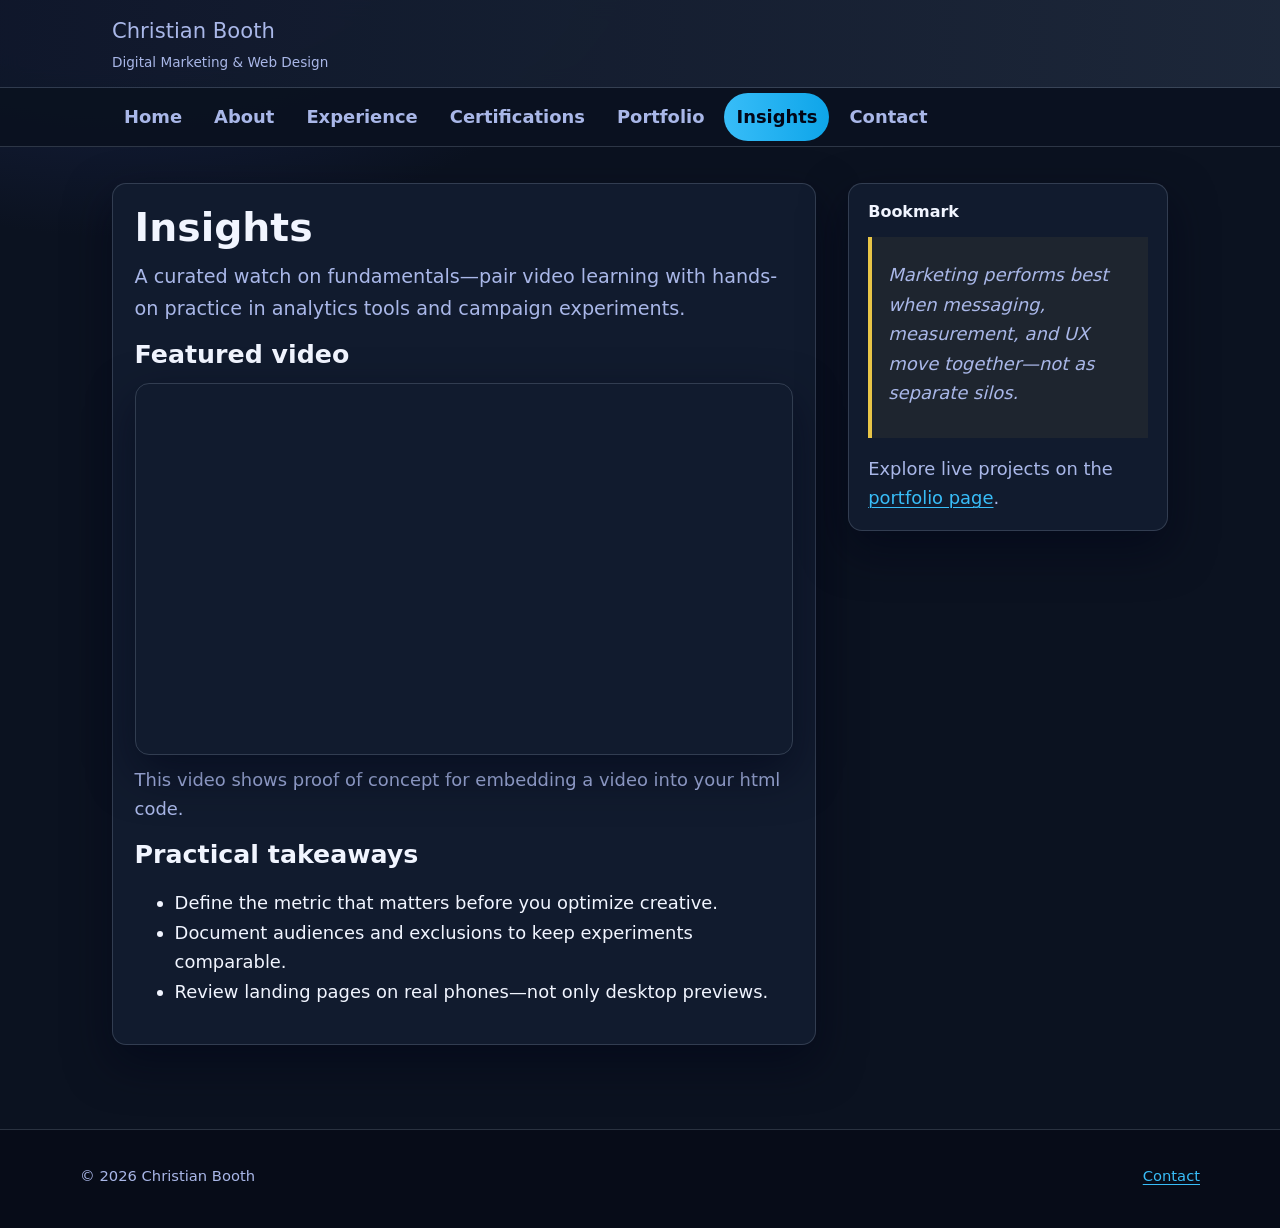
<file: insights.html>
<!DOCTYPE html>
<html lang="en">
  <head>
    <meta charset="utf-8" />
    <meta name="viewport" content="width=device-width, initial-scale=1" />
    <meta
      name="description"
      content="Insights — recommended digital marketing video and curated notes from Christian Booth."
    />
    <meta
      name="keywords"
      content="digital marketing video, analytics insights, Christian Booth"
    />
    <title>Insights — Christian Booth</title>
    <link rel="stylesheet" href="css/styles.css" />
    <link rel="stylesheet" href="css/print.css" media="print" />
    <script src="js/main.js" defer></script>
  </head>
  <body>
    <a class="skip-link" href="#main-content">Skip to main content</a>
    <header class="site-header">
      <div class="header-inner">
        <div class="brand">
          <p class="brand-name">Christian Booth</p>
          <p class="brand-tag">Digital Marketing &amp; Web Design</p>
        </div>
        <button
          class="nav-toggle"
          type="button"
          aria-expanded="false"
          aria-controls="primary-navigation"
        >
          <span class="sr-only">Open menu</span>
          <span class="bar" aria-hidden="true"></span>
        </button>
      </div>
    </header>
    <nav id="primary-navigation" class="site-nav" aria-label="Primary">
      <div class="nav-inner">
        <ul class="nav-list">
          <li><a href="index.html">Home</a></li>
          <li><a href="about.html">About</a></li>
          <li><a href="experience.html">Experience</a></li>
          <li><a href="certifications.html">Certifications</a></li>
          <li><a href="portfolio.html">Portfolio</a></li>
          <li><a href="insights.html" aria-current="page">Insights</a></li>
          <li><a href="contact.html">Contact</a></li>
        </ul>
      </div>
    </nav>
    <main id="main-content" class="site-main">
      <div class="layout-two-col">
        <article class="card">
          <h1>Insights</h1>
          <p class="lede">
            A curated watch on fundamentals—pair video learning with hands-on practice in
            analytics tools and campaign experiments.
          </p>
          <section aria-labelledby="video-heading">
            <h2 id="video-heading">Featured video</h2>
            <div class="video-shell">
              <iframe
                src="https://www.youtube.com/watch?v=_UM6sy0sShQ"
                title="Our first ever PC Build!"
                allow="accelerometer; autoplay; encrypted-media; gyroscope; picture-in-picture; web-share"
                allowfullscreen
              ></iframe>
            </div>
            <p class="no-print">
              This video shows proof of concept for embedding a video into your html code.
            </p>
          </section>
          <section aria-labelledby="takeaways-heading">
            <h2 id="takeaways-heading">Practical takeaways</h2>
            <ul>
              <li>Define the metric that matters before you optimize creative.</li>
              <li>Document audiences and exclusions to keep experiments comparable.</li>
              <li>Review landing pages on real phones—not only desktop previews.</li>
            </ul>
          </section>
        </article>
        <aside class="layout-sidebar">
          <h2>Bookmark</h2>
          <blockquote cite="https://bchris272.github.io/">
            <p>
              Marketing performs best when messaging, measurement, and UX move together—not
              as separate silos.
            </p>
          </blockquote>
          <p style="margin-bottom: 0">
            Explore live projects on the <a href="portfolio.html">portfolio page</a>.
          </p>
        </aside>
      </div>
    </main>
    <footer class="site-footer">
      <div class="footer-inner">
        <p>© <span id="y"></span> Christian Booth</p>
        <p><a href="contact.html">Contact</a></p>
      </div>
    </footer>
    <script>
      document.getElementById("y").textContent = new Date().getFullYear();
    </script>
  </body>
</html>
</file>
<file: css/styles.css>
@import url("base.css");

*,
*::before,
*::after {
  box-sizing: border-box;
}

html {
  scroll-behavior: smooth;
}

body {
  margin: 0;
  min-height: 100vh;
  font-family: var(--font-body);
  font-size: clamp(1rem, 0.25vw + 0.95rem, 1.12rem);
  line-height: 1.65;
  color: var(--text-primary);
  background: radial-gradient(1200px 800px at 10% -10%, #1d2a55 0%, var(--bg-deep) 45%);
  display: flex;
  flex-direction: column;
  opacity: 1;
  transition: opacity 0.22s ease, transform 0.22s ease;
}

body.is-leaving {
  opacity: 0;
  transform: translateY(6px);
}

h1,
h2,
h3 {
  font-family: var(--font-display);
  line-height: 1.2;
  color: var(--text-primary);
  font-weight: 700;
}

h1 {
  font-size: clamp(1.9rem, 1.2vw + 1.5rem, 2.6rem);
  margin: 0 0 0.5rem;
}

h2 {
  font-size: clamp(1.35rem, 0.6vw + 1.1rem, 1.7rem);
  margin: 0 0 0.75rem;
}

h3 {
  font-size: 1.1rem;
  margin: 0 0 0.4rem;
  color: var(--accent);
}

p {
  margin: 0.6rem 0 1rem;
  color: var(--text-muted);
}

a {
  color: var(--accent);
  text-decoration-thickness: 1px;
  text-underline-offset: 3px;
}

a:hover,
a:focus-visible {
  color: var(--accent-gold);
}

a:focus-visible,
button:focus-visible,
input:focus-visible,
textarea:focus-visible {
  outline: 2px solid var(--accent-gold);
  outline-offset: 2px;
}

.skip-link {
  position: absolute;
  left: -9999px;
  top: 0.75rem;
  z-index: 200;
  padding: 0.5rem 1rem;
  background: var(--accent);
  color: #0b1220;
  font-weight: 700;
  border-radius: 6px;
}

.skip-link:focus {
  left: 0.75rem;
}

.sr-only {
  position: absolute;
  width: 1px;
  height: 1px;
  padding: 0;
  margin: -1px;
  overflow: hidden;
  clip: rect(0, 0, 0, 0);
  white-space: nowrap;
  border: 0;
}

.site-header {
  position: sticky;
  top: 0;
  z-index: 50;
  padding-top: env(safe-area-inset-top, 0px);
  background: linear-gradient(90deg, rgba(15, 23, 42, 0.95), rgba(30, 41, 59, 0.95));
  border-bottom: 1px solid var(--border-subtle);
  backdrop-filter: blur(10px);
}

.header-inner {
  max-width: var(--content-max);
  margin: 0 auto;
  padding: 0.85rem var(--gutter);
  display: flex;
  align-items: center;
  justify-content: space-between;
  gap: 1rem;
}

.brand {
  display: flex;
  flex-direction: column;
  gap: 0.15rem;
  min-width: 0;
}

.brand-name {
  margin: 0;
  font-size: clamp(1.1rem, 0.4vw + 1rem, 1.45rem);
  white-space: nowrap;
  overflow: hidden;
  text-overflow: ellipsis;
}

.brand-tag {
  margin: 0;
  font-size: 0.85rem;
  color: var(--text-muted);
}

.nav-toggle {
  display: none;
  align-items: center;
  justify-content: center;
  width: 44px;
  height: 44px;
  border-radius: 10px;
  border: 1px solid var(--border-subtle);
  background: var(--bg-panel);
  color: var(--text-primary);
  cursor: pointer;
  position: relative;
  z-index: 51;
  touch-action: manipulation;
  -webkit-tap-highlight-color: transparent;
}

.nav-toggle:hover {
  border-color: var(--accent);
}

.nav-toggle .bar {
  display: block;
  width: 20px;
  height: 2px;
  background: currentColor;
  position: relative;
}

.nav-toggle .bar::before,
.nav-toggle .bar::after {
  content: "";
  position: absolute;
  left: 0;
  width: 20px;
  height: 2px;
  background: currentColor;
}

.nav-toggle .bar::before {
  top: -6px;
}

.nav-toggle .bar::after {
  top: 6px;
}

.site-nav {
  background: rgba(11, 18, 32, 0.98);
  border-bottom: 1px solid var(--border-subtle);
}

.nav-inner {
  max-width: var(--content-max);
  margin: 0 auto;
  padding: 0 var(--gutter);
}

.nav-list {
  list-style: none;
  margin: 0;
  padding: 0.35rem 0;
  display: flex;
  flex-wrap: wrap;
  gap: 0.25rem 0.5rem;
}

.nav-list a {
  display: inline-flex;
  align-items: center;
  padding: 0.55rem 0.75rem;
  border-radius: 999px;
  text-decoration: none;
  font-weight: 600;
  color: var(--text-muted);
}

.nav-list a:hover {
  color: var(--text-primary);
  background: rgba(56, 189, 248, 0.1);
}

.nav-list a[aria-current="page"] {
  color: #020617;
  background: linear-gradient(90deg, var(--accent), var(--accent-strong));
}

.site-main {
  flex: 1;
  width: 100%;
  max-width: var(--content-max);
  margin: 0 auto;
  padding: clamp(1.25rem, 3vw, 2.25rem) var(--gutter) clamp(2.5rem, 5vw, 4rem);
}

.site-footer {
  border-top: 1px solid var(--border-subtle);
  background: #070c18;
  padding: 1.5rem var(--gutter);
  color: var(--text-muted);
  font-size: 0.92rem;
}

.footer-inner {
  max-width: var(--content-max);
  margin: 0 auto;
  display: flex;
  flex-wrap: wrap;
  gap: 0.75rem 1.5rem;
  justify-content: space-between;
  align-items: center;
}

.site-footer a {
  color: var(--accent);
}

.layout-two-col {
  display: grid;
  grid-template-columns: minmax(0, 1fr) minmax(240px, 320px);
  gap: clamp(1.25rem, 3vw, 2rem);
  align-items: start;
}

.layout-sidebar {
  background: var(--bg-panel);
  border: 1px solid var(--border-subtle);
  border-radius: var(--radius);
  padding: 1.1rem 1.2rem;
  box-shadow: var(--shadow);
}

.layout-sidebar h2 {
  font-size: 1rem;
  margin-top: 0;
}

.hero {
  background: linear-gradient(135deg, rgba(56, 189, 248, 0.12), rgba(232, 197, 71, 0.08));
  border: 1px solid var(--border-subtle);
  border-radius: calc(var(--radius) + 4px);
  padding: clamp(1.25rem, 3vw, 2rem);
  margin-bottom: 1.75rem;
  box-shadow: var(--shadow);
}

.hero-grid {
  display: grid;
  grid-template-columns: minmax(0, 1fr);
  gap: 1rem;
}

@media screen and (min-width: 720px) {
  .hero-grid.hero-split {
    grid-template-columns: 1.2fr 0.8fr;
    align-items: center;
  }
}

.lede {
  font-size: clamp(1.05rem, 0.4vw + 1rem, 1.2rem);
  color: var(--text-muted);
}

.btn-row {
  display: flex;
  flex-wrap: wrap;
  gap: 0.75rem;
  margin-top: 1rem;
}

.btn {
  display: inline-flex;
  align-items: center;
  justify-content: center;
  gap: 0.45rem;
  padding: 0.65rem 1.2rem;
  border-radius: 999px;
  border: 1px solid transparent;
  font-weight: 700;
  text-decoration: none;
  cursor: pointer;
  font-size: 1rem;
}

.btn-primary {
  background: linear-gradient(90deg, var(--accent), var(--accent-strong));
  color: #041018;
}

.btn-primary:hover {
  filter: brightness(1.05);
}

.btn-ghost {
  background: transparent;
  border-color: var(--border-subtle);
  color: var(--text-primary);
}

.btn-ghost:hover {
  border-color: var(--accent);
}

.panel,
article.card {
  background: var(--bg-panel);
  border: 1px solid var(--border-subtle);
  border-radius: var(--radius);
  padding: 1.25rem 1.35rem;
  margin-bottom: 1.25rem;
  box-shadow: var(--shadow);
}

.job-list {
  list-style: none;
  margin: 0;
  padding: 0;
}

.job-item {
  padding: 1rem 0;
  border-bottom: 1px solid var(--border-subtle);
}

.job-item:last-child {
  border-bottom: none;
}

.job-meta {
  font-size: 0.92rem;
  color: var(--accent-gold);
}

.job-item ul {
  margin: 0.5rem 0 0;
  padding-left: 1.2rem;
  color: var(--text-muted);
}

blockquote {
  margin: 1rem 0;
  padding: 0.85rem 1rem;
  border-left: 4px solid var(--accent-gold);
  background: rgba(232, 197, 71, 0.06);
  color: var(--text-muted);
  font-style: italic;
}

figure {
  margin: 0;
}

figure img {
  display: block;
  width: 100%;
  height: auto;
  border-radius: 12px;
  border: 1px solid var(--border-subtle);
}

figcaption {
  margin-top: 0.45rem;
  font-size: 0.88rem;
  color: var(--text-muted);
}

.about-photo {
  max-width: 420px;
  margin: 0 auto;
}

.table-wrap {
  overflow-x: auto;
  margin: 1rem 0;
}

table {
  width: 100%;
  border-collapse: collapse;
  font-size: 0.92rem;
  background: var(--bg-elevated);
  border-radius: var(--radius);
  overflow: hidden;
}

thead {
  background: #0f1f4d;
  color: var(--text-primary);
}

tbody tr:nth-child(even) {
  background: rgba(15, 23, 42, 0.55);
}

tbody tr:hover {
  background: rgba(56, 189, 248, 0.08);
}

tfoot {
  background: rgba(232, 197, 71, 0.08);
  font-weight: 600;
}

th,
td {
  padding: 0.55rem 0.65rem;
  border: 1px solid var(--border-subtle);
  text-align: left;
}

.form-panel {
  background: var(--bg-panel);
  border: 1px solid var(--border-subtle);
  border-radius: var(--radius);
  padding: 1.25rem 1.35rem;
}

.form-row {
  margin-bottom: 1rem;
}

.form-row label {
  display: block;
  font-weight: 600;
  margin-bottom: 0.35rem;
  color: var(--text-primary);
}

.form-row input[type="text"],
.form-row input[type="tel"],
.form-row input[type="email"],
.form-row textarea {
  width: 100%;
  max-width: 520px;
  padding: 0.55rem 0.65rem;
  border-radius: 8px;
  border: 1px solid var(--border-subtle);
  background: #0b142c;
  color: var(--text-primary);
  font-family: inherit;
  font-size: 1rem;
}

.form-row textarea {
  min-height: 120px;
  resize: vertical;
}

fieldset {
  border: 1px solid var(--border-subtle);
  border-radius: 10px;
  padding: 0.75rem 1rem 1rem;
  margin: 0 0 1rem;
}

legend {
  padding: 0 0.35rem;
  font-weight: 700;
}

.radio-group label,
.checkbox-group label {
  display: flex;
  align-items: center;
  gap: 0.5rem;
  font-weight: 400;
  margin-bottom: 0.4rem;
  color: var(--text-muted);
}

.form-actions {
  display: flex;
  flex-wrap: wrap;
  gap: 0.75rem;
}

.form-actions input[type="submit"],
.form-actions input[type="reset"] {
  padding: 0.6rem 1.25rem;
  border-radius: 999px;
  border: none;
  font-weight: 700;
  cursor: pointer;
}

.form-actions input[type="submit"] {
  background: linear-gradient(90deg, var(--accent), var(--accent-strong));
  color: #041018;
}

.form-actions input[type="reset"] {
  background: #243047;
  color: var(--text-primary);
}

.contact-panel {
  min-width: 0;
}

.contact-tabs {
  display: flex;
  flex-wrap: wrap;
  gap: 0.5rem;
  margin: 0 0 1rem;
}

.contact-tab {
  padding: 0.55rem 1rem;
  border-radius: 999px;
  border: 1px solid var(--border-subtle);
  background: transparent;
  color: var(--text-muted);
  font: inherit;
  font-weight: 700;
  cursor: pointer;
  touch-action: manipulation;
}

.contact-tab.is-active,
.contact-tab:hover {
  color: var(--text-primary);
  border-color: var(--accent);
  background: rgba(56, 189, 248, 0.1);
}

.contact-panel-body p {
  margin-top: 0;
}

.form-success {
  margin-bottom: 1rem;
  padding: 0.85rem 1rem;
  border-radius: 10px;
  border: 1px solid rgba(56, 189, 248, 0.45);
  background: rgba(56, 189, 248, 0.12);
  color: var(--text-primary);
}

.form-honey {
  position: absolute;
  left: -9999px;
  width: 1px;
  height: 1px;
  opacity: 0;
  pointer-events: none;
}

.google-form-shell {
  width: 100%;
  overflow: hidden;
  border: 1px solid var(--border-subtle);
  border-radius: var(--radius);
  background: #fff;
}

.google-form-shell iframe {
  display: block;
  width: 100%;
  min-height: 720px;
  border: 0;
}

.video-shell {
  position: relative;
  padding-bottom: 56.25%;
  height: 0;
  border-radius: var(--radius);
  overflow: hidden;
  border: 1px solid var(--border-subtle);
  box-shadow: var(--shadow);
}

.video-shell iframe {
  position: absolute;
  inset: 0;
  width: 100%;
  height: 100%;
  border: 0;
}

.portfolio-section h2 {
  margin-top: 2rem;
}

.portfolio-section h2:first-child {
  margin-top: 0;
}

/* ── Portfolio section alignment ── */
.portfolio-section.card {
  max-width: 100%;
  padding: 2rem;
  box-sizing: border-box;
}

/* ── Websites grid: 4 columns, matches logos ── */
.card-grid {
  display: grid;
  grid-template-columns: repeat(4, 1fr);
  gap: 1.2rem;
}

.work-card {
  display: flex;
  flex-direction: column;
  background: var(--bg-elevated);
  border: 1px solid var(--border-subtle);
  border-radius: var(--radius);
  overflow: hidden;
  box-shadow: var(--shadow);
  cursor: pointer;
  /* hover glow + lift */
  transition: box-shadow 0.3s ease, transform 0.3s ease, border-color 0.18s ease;
}

.work-card:hover {
  box-shadow: 0 0 18px 4px rgba(130, 100, 255, 0.55), 0 0 6px 1px rgba(180, 160, 255, 0.3);
  transform: translateY(-3px) scale(1.02);
  border-color: rgba(130, 100, 255, 0.55);
}

.work-card a {
  text-decoration: none;
  color: inherit;
  display: flex;
  flex-direction: column;
  height: 100%;
}

.work-thumb {
  aspect-ratio: 16 / 10;
  background: #0b142c;
  overflow: hidden;
}

.work-thumb img {
  width: 100%;
  height: 100%;
  object-fit: cover;
  display: block;
}

.work-body {
  padding: 0.85rem 1rem 1rem;
}

.work-body h3 {
  margin: 0 0 0.35rem;
  color: var(--text-primary);
  font-size: 1.05rem;
}

.work-body p {
  margin: 0;
  font-size: 0.92rem;
}

/* ── Logos grid: exactly 2 rows of 4 ── */
.logo-grid {
  display: grid;
  grid-template-columns: repeat(4, 1fr);
  gap: 1.2rem;
}

.logo-card {
  background: var(--bg-elevated);
  border: 1px solid var(--border-subtle);
  border-radius: var(--radius);
  padding: 0.85rem;
  display: flex;
  align-items: center;
  justify-content: center;
  min-height: 130px;
  cursor: pointer;
  /* hover glow + lift */
  transition: box-shadow 0.3s ease, transform 0.3s ease, border-color 0.3s ease;
}

.logo-card:hover {
  box-shadow: 0 0 18px 4px rgba(130, 100, 255, 0.55), 0 0 6px 1px rgba(180, 160, 255, 0.3);
  transform: translateY(-3px) scale(1.02);
  border-color: rgba(130, 100, 255, 0.55);
}

.logo-card img {
  max-width: 100%;
  max-height: 96px;
  object-fit: contain;
}

/* ── Lightbox ── */
#lightbox {
  display: none;
  position: fixed;
  inset: 0;
  background: rgba(0, 0, 0, 0.88);
  z-index: 9999;
  align-items: center;
  justify-content: center;
  flex-direction: column;
  padding: 2rem;
  box-sizing: border-box;
  backdrop-filter: blur(6px);
}

#lightbox.open {
  display: flex;
}

.cert-grid {
  display: grid;
  grid-template-columns: repeat(auto-fit, minmax(260px, 1fr));
  gap: 1rem;
}

.cert-card {
  background: var(--bg-panel);
  border: 1px solid var(--border-subtle);
  border-radius: var(--radius);
  padding: 1rem;
}

.cert-card img {
  width: 100%;
  height: auto;
  border-radius: 8px;
}

.pdf-shell {
  margin-top: 0.75rem;
}

.pdf-frame {
  display: block;
  width: 100%;
  min-height: 520px;
  border: 1px solid var(--border-subtle);
  border-radius: var(--radius);
  background: #fff;
}

.pdf-fallback {
  display: none;
  margin: 0;
  padding: 1.25rem;
  text-align: center;
  border: 1px dashed var(--border-subtle);
  border-radius: var(--radius);
  background: rgba(15, 23, 42, 0.45);
}

.pdf-actions {
  margin-top: 0.85rem;
}

.badge-list {
  display: flex;
  flex-wrap: wrap;
  gap: 0.5rem;
  padding: 0;
  margin: 0.75rem 0 0;
  list-style: none;
}

.badge-list li {
  padding: 0.35rem 0.65rem;
  border-radius: 999px;
  border: 1px solid var(--border-subtle);
  font-size: 0.85rem;
  color: var(--text-muted);
}

.icon-list {
  margin: 0.5rem 0 0;
  padding-left: 1.2rem;
  color: var(--text-muted);
}

code {
  font-family: ui-monospace, "Cascadia Code", Consolas, monospace;
  font-size: 0.9em;
  color: var(--accent);
}

body.nav-open {
  overflow: hidden;
}

@media screen and (max-width: 900px) {
  .nav-toggle {
    display: inline-flex;
  }

  .site-nav {
    position: fixed;
    inset: 0;
    z-index: 40;
    padding-top: calc(4.75rem + env(safe-area-inset-top, 0px));
    padding-bottom: env(safe-area-inset-bottom, 0px);
    height: 100vh;
    height: 100dvh;
    transform: translateY(-100%);
    opacity: 0;
    visibility: hidden;
    pointer-events: none;
    transition: transform 0.26s ease, opacity 0.26s ease, visibility 0.26s ease;
    border-bottom: none;
    overflow-y: auto;
    -webkit-overflow-scrolling: touch;
  }

  body.nav-open .site-nav {
    transform: translateY(0);
    opacity: 1;
    visibility: visible;
    pointer-events: auto;
  }

  .nav-inner {
    padding-top: 0.75rem;
    padding-bottom: calc(1.25rem + env(safe-area-inset-bottom, 0px));
  }

  .nav-list {
    flex-direction: column;
    gap: 0.25rem;
  }

  .nav-list a {
    width: 100%;
    min-height: 44px;
    border-radius: 12px;
    touch-action: manipulation;
    -webkit-tap-highlight-color: transparent;
  }

  .layout-two-col {
    grid-template-columns: 1fr;
  }

  .footer-inner {
    flex-direction: column;
    align-items: flex-start;
  }

  .form-row input[type="text"],
  .form-row input[type="tel"],
  .form-row input[type="email"],
  .form-row textarea {
    max-width: 100%;
    font-size: max(16px, 1rem);
  }

  .google-form-shell iframe {
    min-height: 980px;
  }

  .pdf-frame {
    display: none;
  }

  .pdf-fallback {
    display: block;
  }

  .portfolio-section.card {
    padding: 1.25rem;
  }
}

@media screen and (min-width: 901px) {
  .site-nav {
    position: static;
    height: auto;
    transform: none !important;
    opacity: 1 !important;
    visibility: visible !important;
    pointer-events: auto !important;
    overflow: visible;
  }
}

/* ── Responsive: drop to 2 columns on tablet/mobile ── */
@media (max-width: 768px) {
  .logo-grid,
  .card-grid {
    grid-template-columns: repeat(2, 1fr);
  }
}

@media screen and (min-width: 1440px) {
  :root {
    --content-max: min(1240px, 88vw);
  }

  body {
    font-size: clamp(1.02rem, 0.2vw + 1rem, 1.15rem);
  }
}

@media screen and (min-width: 1920px) {
  :root {
    --content-max: min(1320px, 82vw);
  }

  .site-main {
    padding-top: 2.75rem;
  }
}

@media screen and (min-width: 2560px) {
  body {
    font-size: 1.18rem;
  }

  .header-inner,
  .nav-inner,
  .site-main,
  .footer-inner {
    max-width: min(1480px, 78vw);
  }
}

@media (prefers-reduced-motion: reduce) {
  *,
  *::before,
  *::after {
    scroll-behavior: auto !important;
    transition-duration: 0.001ms !important;
  }

  body.is-leaving {
    transform: none !important;
  }
}
</file>
<file: css/print.css>
@page {
  margin: 1.2cm;
}

body {
  background: #fff !important;
  color: #000 !important;
  font-size: 11pt;
}

.site-header,
.site-nav,
.video-shell,
.no-print,
.skip-link,
.nav-toggle {
  display: none !important;
}

.site-main {
  max-width: none !important;
  padding: 0 !important;
}

a {
  color: #000 !important;
  text-decoration: underline !important;
}

article,
.panel {
  box-shadow: none !important;
  border: 1px solid #999 !important;
}

table {
  page-break-inside: avoid;
}
</file>
